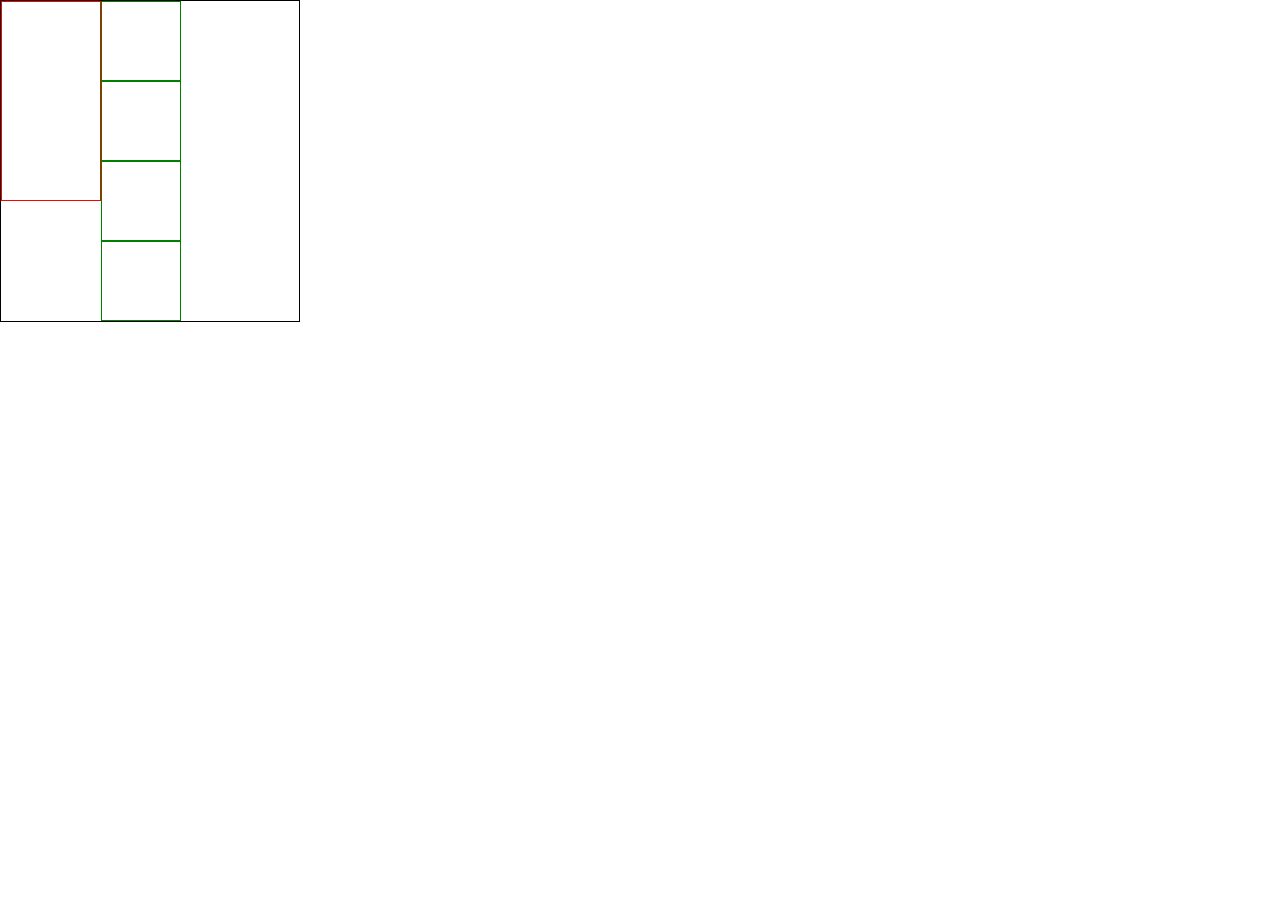
<file: 测试.html>
<!DOCTYPE html>
<html lang="en">
<head>
    <meta charset="UTF-8">
    <title>Title</title>
    <style>
        *{
            padding: 0;
            margin: 0;
            box-sizing: border-box;
        }
        ul{
            list-style: none;
        }
        .box{
            width:300px;
            border: 1px solid #000;
        }
        .box::after{
            content: '';
            display: table;
            clear: both;
        }
        .left,.right{
            float: left;
        }
        .left{
            width:100px;
            height: 200px;
            border: 1px solid red;
        }
        .right{
            display: flex;
            flex-flow: row wrap;
            align-content: space-between;
        }
        .right ul{
            width: 100%;
            height: 100%;
        }
        .right ul li{
            width:80px;
            height: 80px;
            border: 1px solid green;
        }
    </style>
</head>
<body>
<div class="box">
    <div class="left"></div>
    <div class="right">
        <ul>
            <li></li>
            <li></li>
            <li></li>
            <li></li>
        </ul>
    </div>
</div>
</body>
</html>
</file>
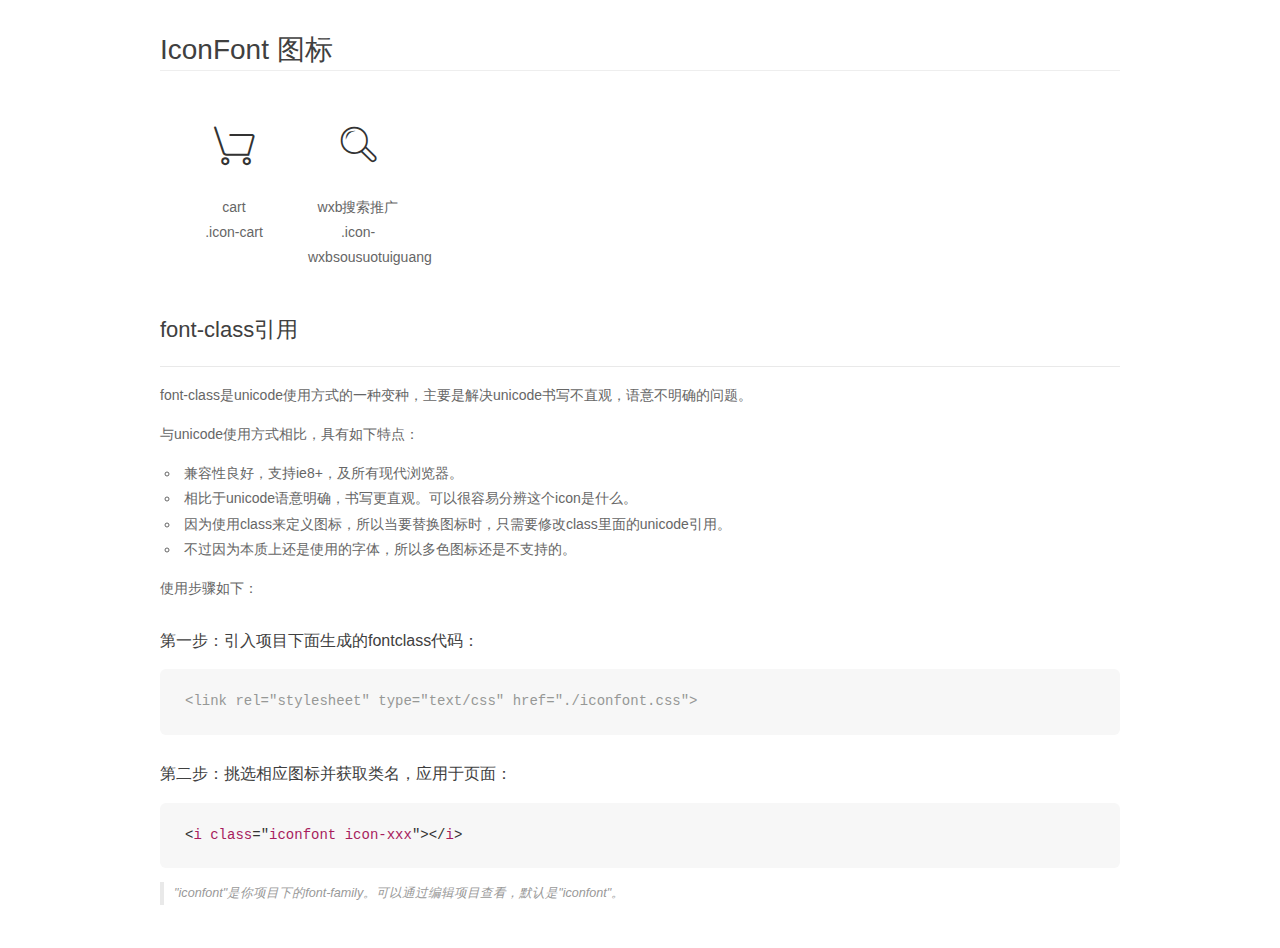
<file: font_394917_gyevzyblci1qncdi/demo_fontclass.html>
<!DOCTYPE html>
<html>
<head>
    <meta charset="utf-8"/>
    <title>IconFont</title>
    <link rel="stylesheet" href="demo.css">
    <link rel="stylesheet" href="iconfont.css">
</head>
<body>
    <div class="main markdown">
        <h1>IconFont 图标</h1>
        <ul class="icon_lists clear">
            
                <li>
                <i class="icon iconfont icon-cart"></i>
                    <div class="name">cart</div>
                    <div class="fontclass">.icon-cart</div>
                </li>
            
                <li>
                <i class="icon iconfont icon-wxbsousuotuiguang"></i>
                    <div class="name">wxb搜索推广</div>
                    <div class="fontclass">.icon-wxbsousuotuiguang</div>
                </li>
            
        </ul>

        <h2 id="font-class-">font-class引用</h2>
        <hr>

        <p>font-class是unicode使用方式的一种变种，主要是解决unicode书写不直观，语意不明确的问题。</p>
        <p>与unicode使用方式相比，具有如下特点：</p>
        <ul>
        <li>兼容性良好，支持ie8+，及所有现代浏览器。</li>
        <li>相比于unicode语意明确，书写更直观。可以很容易分辨这个icon是什么。</li>
        <li>因为使用class来定义图标，所以当要替换图标时，只需要修改class里面的unicode引用。</li>
        <li>不过因为本质上还是使用的字体，所以多色图标还是不支持的。</li>
        </ul>
        <p>使用步骤如下：</p>
        <h3 id="-fontclass-">第一步：引入项目下面生成的fontclass代码：</h3>


        <pre><code class="lang-js hljs javascript"><span class="hljs-comment">&lt;link rel="stylesheet" type="text/css" href="./iconfont.css"&gt;</span></code></pre>
        <h3 id="-">第二步：挑选相应图标并获取类名，应用于页面：</h3>
        <pre><code class="lang-css hljs">&lt;<span class="hljs-selector-tag">i</span> <span class="hljs-selector-tag">class</span>="<span class="hljs-selector-tag">iconfont</span> <span class="hljs-selector-tag">icon-xxx</span>"&gt;&lt;/<span class="hljs-selector-tag">i</span>&gt;</code></pre>
        <blockquote>
        <p>"iconfont"是你项目下的font-family。可以通过编辑项目查看，默认是"iconfont"。</p>
        </blockquote>
    </div>
</body>
</html>
</file>
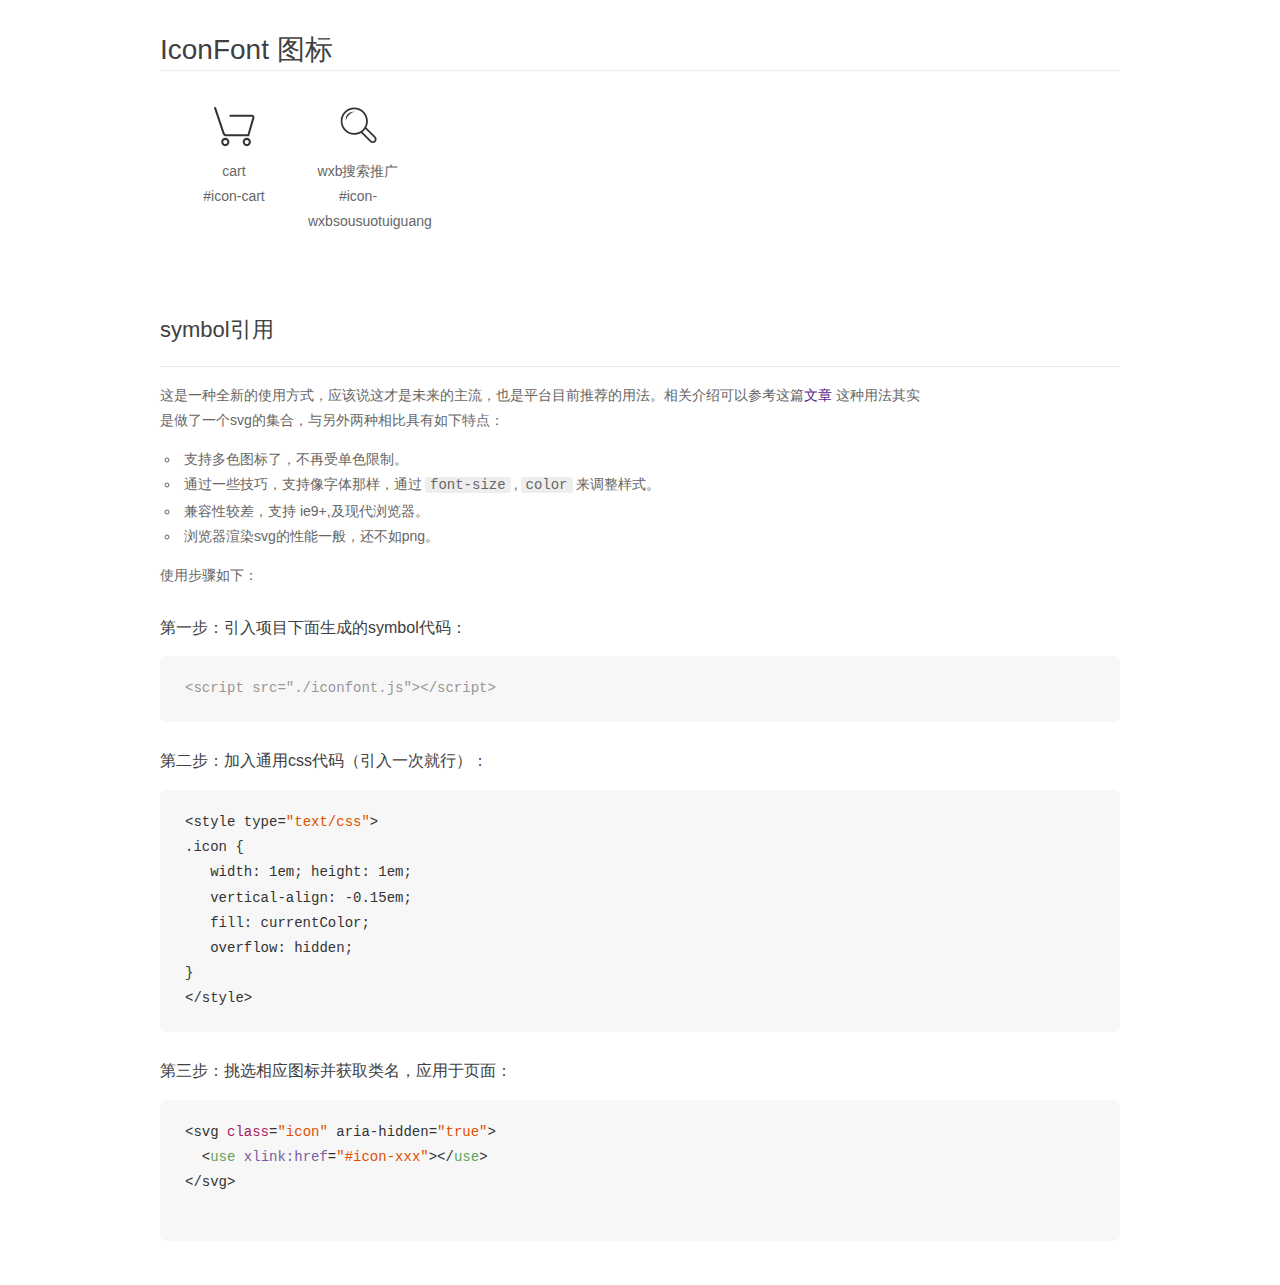
<file: font_394917_gyevzyblci1qncdi/demo_symbol.html>
<!DOCTYPE html>
<html>
<head>
    <meta charset="utf-8"/>
    <title>IconFont</title>
    <link rel="stylesheet" href="demo.css">
    <script src="iconfont.js"></script>

    <style type="text/css">
        .icon {
          /* 通过设置 font-size 来改变图标大小 */
          width: 1em; height: 1em;
          /* 图标和文字相邻时，垂直对齐 */
          vertical-align: -0.15em;
          /* 通过设置 color 来改变 SVG 的颜色/fill */
          fill: currentColor;
          /* path 和 stroke 溢出 viewBox 部分在 IE 下会显示
             normalize.css 中也包含这行 */
          overflow: hidden;
        }

    </style>
</head>
<body>
    <div class="main markdown">
        <h1>IconFont 图标</h1>
        <ul class="icon_lists clear">
            
                <li>
                    <svg class="icon" aria-hidden="true">
                        <use xlink:href="#icon-cart"></use>
                    </svg>
                    <div class="name">cart</div>
                    <div class="fontclass">#icon-cart</div>
                </li>
            
                <li>
                    <svg class="icon" aria-hidden="true">
                        <use xlink:href="#icon-wxbsousuotuiguang"></use>
                    </svg>
                    <div class="name">wxb搜索推广</div>
                    <div class="fontclass">#icon-wxbsousuotuiguang</div>
                </li>
            
        </ul>


        <h2 id="symbol-">symbol引用</h2>
        <hr>

        <p>这是一种全新的使用方式，应该说这才是未来的主流，也是平台目前推荐的用法。相关介绍可以参考这篇<a href="">文章</a>
        这种用法其实是做了一个svg的集合，与另外两种相比具有如下特点：</p>
        <ul>
          <li>支持多色图标了，不再受单色限制。</li>
          <li>通过一些技巧，支持像字体那样，通过<code>font-size</code>,<code>color</code>来调整样式。</li>
          <li>兼容性较差，支持 ie9+,及现代浏览器。</li>
          <li>浏览器渲染svg的性能一般，还不如png。</li>
        </ul>
        <p>使用步骤如下：</p>
        <h3 id="-symbol-">第一步：引入项目下面生成的symbol代码：</h3>
        <pre><code class="lang-js hljs javascript"><span class="hljs-comment">&lt;script src="./iconfont.js"&gt;&lt;/script&gt;</span></code></pre>
        <h3 id="-css-">第二步：加入通用css代码（引入一次就行）：</h3>
        <pre><code class="lang-js hljs javascript">&lt;style type=<span class="hljs-string">"text/css"</span>&gt;
.icon {
   width: <span class="hljs-number">1</span>em; height: <span class="hljs-number">1</span>em;
   vertical-align: <span class="hljs-number">-0.15</span>em;
   fill: currentColor;
   overflow: hidden;
}
&lt;<span class="hljs-regexp">/style&gt;</span></code></pre>
        <h3 id="-">第三步：挑选相应图标并获取类名，应用于页面：</h3>
        <pre><code class="lang-js hljs javascript">&lt;svg <span class="hljs-class"><span class="hljs-keyword">class</span></span>=<span class="hljs-string">"icon"</span> aria-hidden=<span class="hljs-string">"true"</span>&gt;<span class="xml"><span class="hljs-tag">
  &lt;<span class="hljs-name">use</span> <span class="hljs-attr">xlink:href</span>=<span class="hljs-string">"#icon-xxx"</span>&gt;</span><span class="hljs-tag">&lt;/<span class="hljs-name">use</span>&gt;</span>
</span>&lt;<span class="hljs-regexp">/svg&gt;
        </span></code></pre>
    </div>
</body>
</html>
</file>
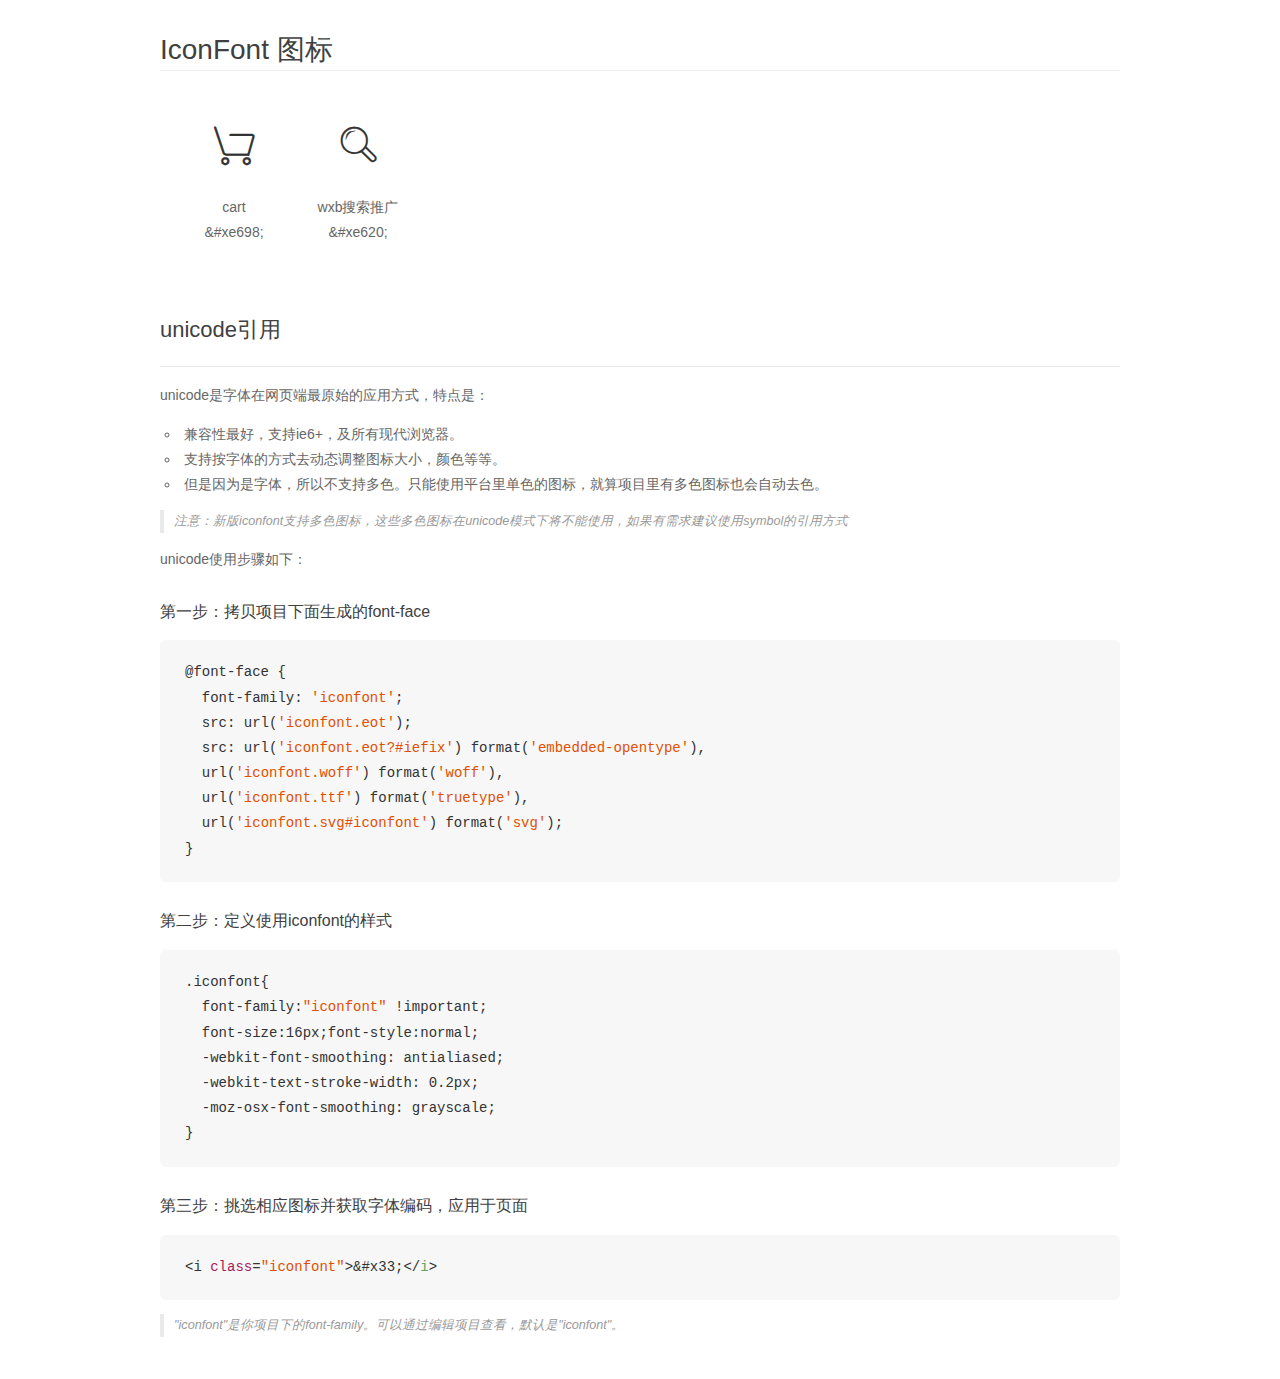
<file: font_394917_gyevzyblci1qncdi/demo_unicode.html>
<!DOCTYPE html>
<html>
<head>
    <meta charset="utf-8"/>
    <title>IconFont</title>
    <link rel="stylesheet" href="demo.css">

    <style type="text/css">

        @font-face {font-family: "iconfont";
          src: url('iconfont.eot'); /* IE9*/
          src: url('iconfont.eot#iefix') format('embedded-opentype'), /* IE6-IE8 */
          url('iconfont.woff') format('woff'), /* chrome, firefox */
          url('iconfont.ttf') format('truetype'), /* chrome, firefox, opera, Safari, Android, iOS 4.2+*/
          url('iconfont.svg#iconfont') format('svg'); /* iOS 4.1- */
        }

        .iconfont {
          font-family:"iconfont" !important;
          font-size:16px;
          font-style:normal;
          -webkit-font-smoothing: antialiased;
          -webkit-text-stroke-width: 0.2px;
          -moz-osx-font-smoothing: grayscale;
        }

    </style>
</head>
<body>
    <div class="main markdown">
        <h1>IconFont 图标</h1>
        <ul class="icon_lists clear">
            
                <li>
                <i class="icon iconfont">&#xe698;</i>
                    <div class="name">cart</div>
                    <div class="code">&amp;#xe698;</div>
                </li>
            
                <li>
                <i class="icon iconfont">&#xe620;</i>
                    <div class="name">wxb搜索推广</div>
                    <div class="code">&amp;#xe620;</div>
                </li>
            
        </ul>
        <h2 id="unicode-">unicode引用</h2>
        <hr>

        <p>unicode是字体在网页端最原始的应用方式，特点是：</p>
        <ul>
        <li>兼容性最好，支持ie6+，及所有现代浏览器。</li>
        <li>支持按字体的方式去动态调整图标大小，颜色等等。</li>
        <li>但是因为是字体，所以不支持多色。只能使用平台里单色的图标，就算项目里有多色图标也会自动去色。</li>
        </ul>
        <blockquote>
        <p>注意：新版iconfont支持多色图标，这些多色图标在unicode模式下将不能使用，如果有需求建议使用symbol的引用方式</p>
        </blockquote>
        <p>unicode使用步骤如下：</p>
        <h3 id="-font-face">第一步：拷贝项目下面生成的font-face</h3>
        <pre><code class="lang-js hljs javascript">@font-face {
  font-family: <span class="hljs-string">'iconfont'</span>;
  src: url(<span class="hljs-string">'iconfont.eot'</span>);
  src: url(<span class="hljs-string">'iconfont.eot?#iefix'</span>) format(<span class="hljs-string">'embedded-opentype'</span>),
  url(<span class="hljs-string">'iconfont.woff'</span>) format(<span class="hljs-string">'woff'</span>),
  url(<span class="hljs-string">'iconfont.ttf'</span>) format(<span class="hljs-string">'truetype'</span>),
  url(<span class="hljs-string">'iconfont.svg#iconfont'</span>) format(<span class="hljs-string">'svg'</span>);
}
</code></pre>
        <h3 id="-iconfont-">第二步：定义使用iconfont的样式</h3>
        <pre><code class="lang-js hljs javascript">.iconfont{
  font-family:<span class="hljs-string">"iconfont"</span> !important;
  font-size:<span class="hljs-number">16</span>px;font-style:normal;
  -webkit-font-smoothing: antialiased;
  -webkit-text-stroke-width: <span class="hljs-number">0.2</span>px;
  -moz-osx-font-smoothing: grayscale;
}
</code></pre>
        <h3 id="-">第三步：挑选相应图标并获取字体编码，应用于页面</h3>
        <pre><code class="lang-js hljs javascript">&lt;i <span class="hljs-class"><span class="hljs-keyword">class</span></span>=<span class="hljs-string">"iconfont"</span>&gt;&amp;#x33;<span class="xml"><span class="hljs-tag">&lt;/<span class="hljs-name">i</span>&gt;</span></span></code></pre>

        <blockquote>
        <p>"iconfont"是你项目下的font-family。可以通过编辑项目查看，默认是"iconfont"。</p>
        </blockquote>
    </div>


</body>
</html>
</file>
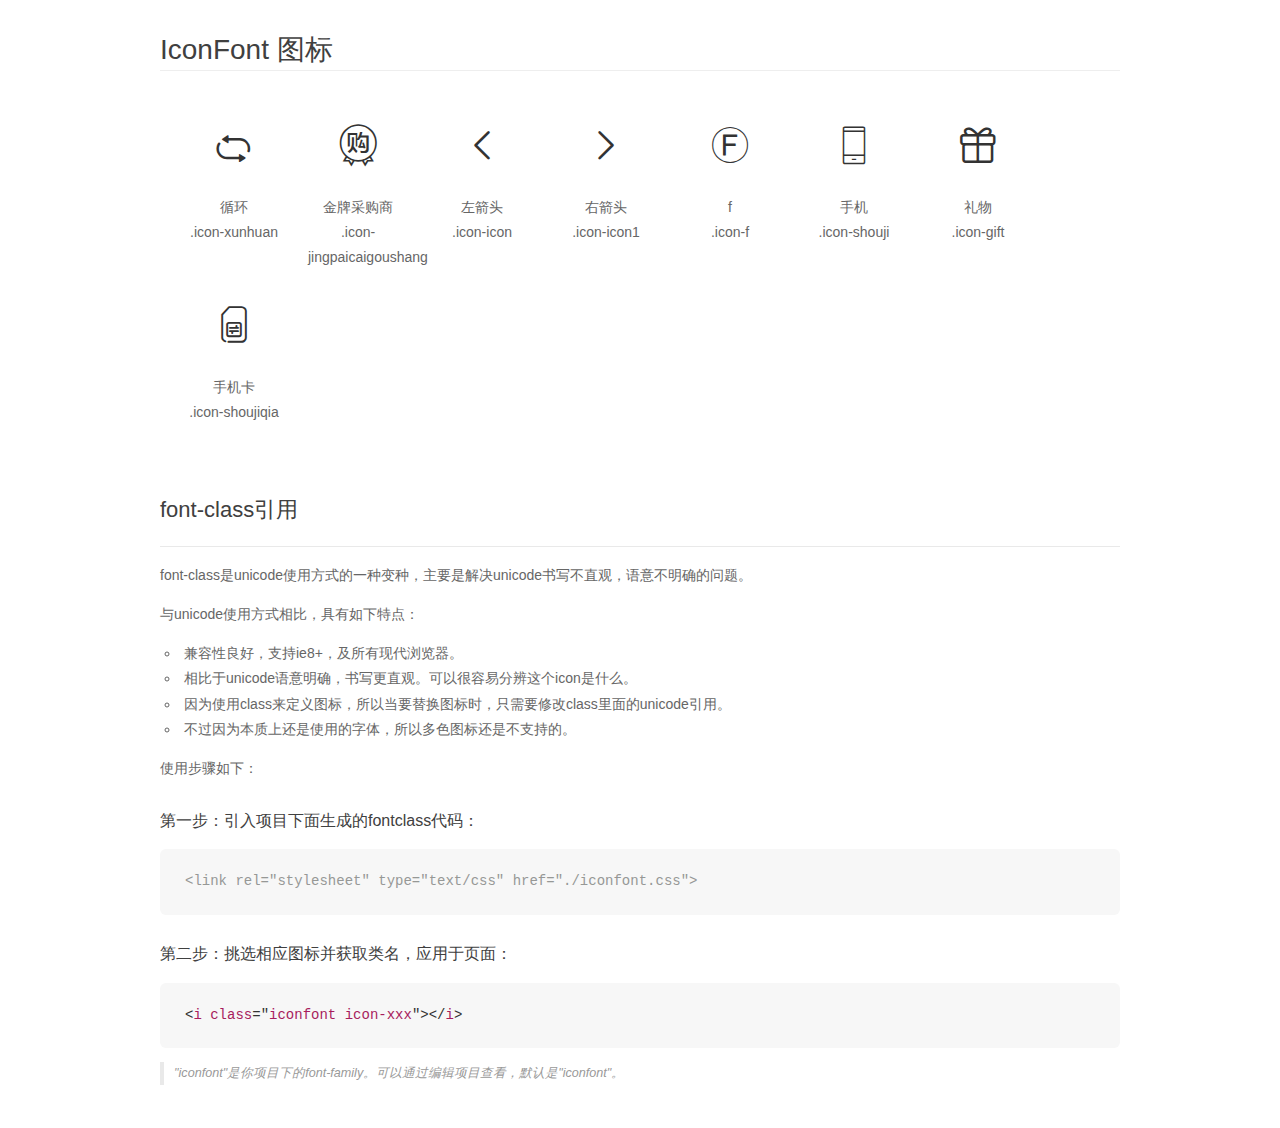
<file: font_396086_b3hbu5yfrum1jor/demo_fontclass.html>
<!DOCTYPE html>
<html>
<head>
    <meta charset="utf-8"/>
    <title>IconFont</title>
    <link rel="stylesheet" href="demo.css">
    <link rel="stylesheet" href="iconfont.css">
</head>
<body>
    <div class="main markdown">
        <h1>IconFont 图标</h1>
        <ul class="icon_lists clear">
            
                <li>
                <i class="icon iconfont icon-xunhuan"></i>
                    <div class="name">循环</div>
                    <div class="fontclass">.icon-xunhuan</div>
                </li>
            
                <li>
                <i class="icon iconfont icon-jingpaicaigoushang"></i>
                    <div class="name">金牌采购商</div>
                    <div class="fontclass">.icon-jingpaicaigoushang</div>
                </li>
            
                <li>
                <i class="icon iconfont icon-icon"></i>
                    <div class="name">左箭头</div>
                    <div class="fontclass">.icon-icon</div>
                </li>
            
                <li>
                <i class="icon iconfont icon-icon1"></i>
                    <div class="name">右箭头</div>
                    <div class="fontclass">.icon-icon1</div>
                </li>
            
                <li>
                <i class="icon iconfont icon-f"></i>
                    <div class="name">f</div>
                    <div class="fontclass">.icon-f</div>
                </li>
            
                <li>
                <i class="icon iconfont icon-shouji"></i>
                    <div class="name">手机</div>
                    <div class="fontclass">.icon-shouji</div>
                </li>
            
                <li>
                <i class="icon iconfont icon-gift"></i>
                    <div class="name">礼物</div>
                    <div class="fontclass">.icon-gift</div>
                </li>
            
                <li>
                <i class="icon iconfont icon-shoujiqia"></i>
                    <div class="name">手机卡</div>
                    <div class="fontclass">.icon-shoujiqia</div>
                </li>
            
        </ul>

        <h2 id="font-class-">font-class引用</h2>
        <hr>

        <p>font-class是unicode使用方式的一种变种，主要是解决unicode书写不直观，语意不明确的问题。</p>
        <p>与unicode使用方式相比，具有如下特点：</p>
        <ul>
        <li>兼容性良好，支持ie8+，及所有现代浏览器。</li>
        <li>相比于unicode语意明确，书写更直观。可以很容易分辨这个icon是什么。</li>
        <li>因为使用class来定义图标，所以当要替换图标时，只需要修改class里面的unicode引用。</li>
        <li>不过因为本质上还是使用的字体，所以多色图标还是不支持的。</li>
        </ul>
        <p>使用步骤如下：</p>
        <h3 id="-fontclass-">第一步：引入项目下面生成的fontclass代码：</h3>


        <pre><code class="lang-js hljs javascript"><span class="hljs-comment">&lt;link rel="stylesheet" type="text/css" href="./iconfont.css"&gt;</span></code></pre>
        <h3 id="-">第二步：挑选相应图标并获取类名，应用于页面：</h3>
        <pre><code class="lang-css hljs">&lt;<span class="hljs-selector-tag">i</span> <span class="hljs-selector-tag">class</span>="<span class="hljs-selector-tag">iconfont</span> <span class="hljs-selector-tag">icon-xxx</span>"&gt;&lt;/<span class="hljs-selector-tag">i</span>&gt;</code></pre>
        <blockquote>
        <p>"iconfont"是你项目下的font-family。可以通过编辑项目查看，默认是"iconfont"。</p>
        </blockquote>
    </div>
</body>
</html>
</file>
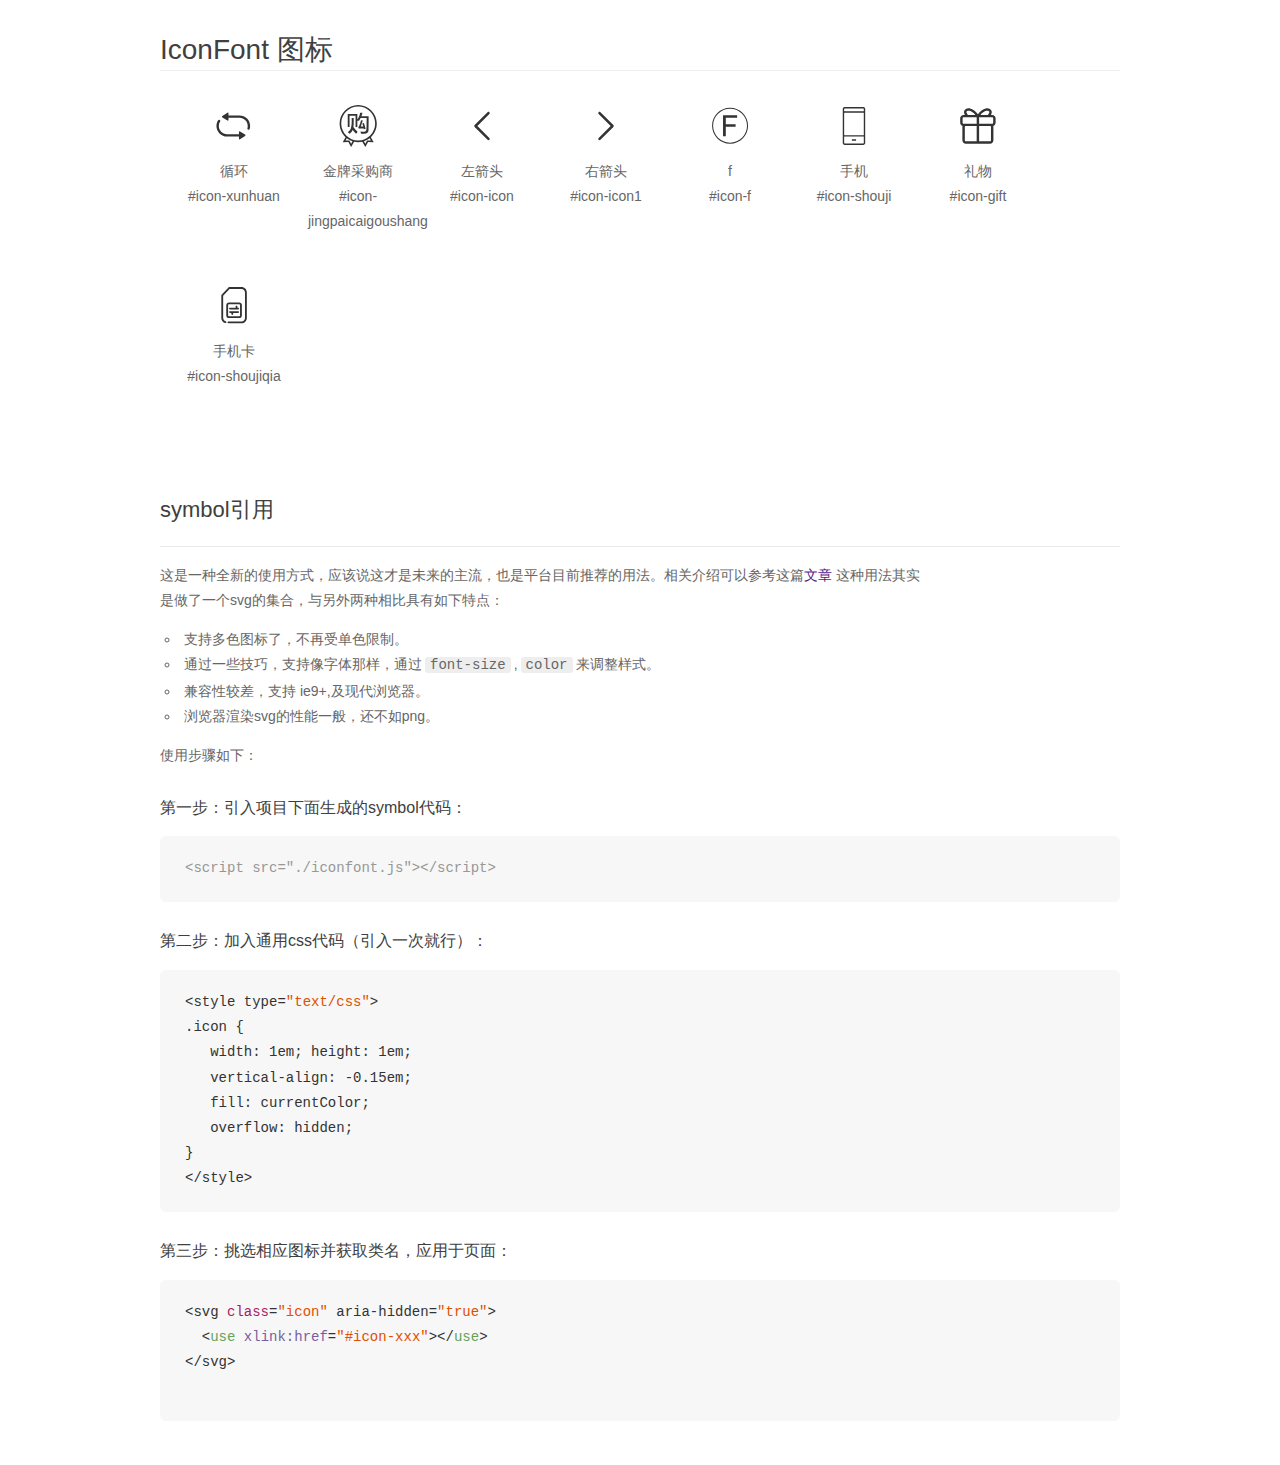
<file: font_396086_b3hbu5yfrum1jor/demo_symbol.html>
<!DOCTYPE html>
<html>
<head>
    <meta charset="utf-8"/>
    <title>IconFont</title>
    <link rel="stylesheet" href="demo.css">
    <script src="iconfont.js"></script>

    <style type="text/css">
        .icon {
          /* 通过设置 font-size 来改变图标大小 */
          width: 1em; height: 1em;
          /* 图标和文字相邻时，垂直对齐 */
          vertical-align: -0.15em;
          /* 通过设置 color 来改变 SVG 的颜色/fill */
          fill: currentColor;
          /* path 和 stroke 溢出 viewBox 部分在 IE 下会显示
             normalize.css 中也包含这行 */
          overflow: hidden;
        }

    </style>
</head>
<body>
    <div class="main markdown">
        <h1>IconFont 图标</h1>
        <ul class="icon_lists clear">
            
                <li>
                    <svg class="icon" aria-hidden="true">
                        <use xlink:href="#icon-xunhuan"></use>
                    </svg>
                    <div class="name">循环</div>
                    <div class="fontclass">#icon-xunhuan</div>
                </li>
            
                <li>
                    <svg class="icon" aria-hidden="true">
                        <use xlink:href="#icon-jingpaicaigoushang"></use>
                    </svg>
                    <div class="name">金牌采购商</div>
                    <div class="fontclass">#icon-jingpaicaigoushang</div>
                </li>
            
                <li>
                    <svg class="icon" aria-hidden="true">
                        <use xlink:href="#icon-icon"></use>
                    </svg>
                    <div class="name">左箭头</div>
                    <div class="fontclass">#icon-icon</div>
                </li>
            
                <li>
                    <svg class="icon" aria-hidden="true">
                        <use xlink:href="#icon-icon1"></use>
                    </svg>
                    <div class="name">右箭头</div>
                    <div class="fontclass">#icon-icon1</div>
                </li>
            
                <li>
                    <svg class="icon" aria-hidden="true">
                        <use xlink:href="#icon-f"></use>
                    </svg>
                    <div class="name">f</div>
                    <div class="fontclass">#icon-f</div>
                </li>
            
                <li>
                    <svg class="icon" aria-hidden="true">
                        <use xlink:href="#icon-shouji"></use>
                    </svg>
                    <div class="name">手机</div>
                    <div class="fontclass">#icon-shouji</div>
                </li>
            
                <li>
                    <svg class="icon" aria-hidden="true">
                        <use xlink:href="#icon-gift"></use>
                    </svg>
                    <div class="name">礼物</div>
                    <div class="fontclass">#icon-gift</div>
                </li>
            
                <li>
                    <svg class="icon" aria-hidden="true">
                        <use xlink:href="#icon-shoujiqia"></use>
                    </svg>
                    <div class="name">手机卡</div>
                    <div class="fontclass">#icon-shoujiqia</div>
                </li>
            
        </ul>


        <h2 id="symbol-">symbol引用</h2>
        <hr>

        <p>这是一种全新的使用方式，应该说这才是未来的主流，也是平台目前推荐的用法。相关介绍可以参考这篇<a href="">文章</a>
        这种用法其实是做了一个svg的集合，与另外两种相比具有如下特点：</p>
        <ul>
          <li>支持多色图标了，不再受单色限制。</li>
          <li>通过一些技巧，支持像字体那样，通过<code>font-size</code>,<code>color</code>来调整样式。</li>
          <li>兼容性较差，支持 ie9+,及现代浏览器。</li>
          <li>浏览器渲染svg的性能一般，还不如png。</li>
        </ul>
        <p>使用步骤如下：</p>
        <h3 id="-symbol-">第一步：引入项目下面生成的symbol代码：</h3>
        <pre><code class="lang-js hljs javascript"><span class="hljs-comment">&lt;script src="./iconfont.js"&gt;&lt;/script&gt;</span></code></pre>
        <h3 id="-css-">第二步：加入通用css代码（引入一次就行）：</h3>
        <pre><code class="lang-js hljs javascript">&lt;style type=<span class="hljs-string">"text/css"</span>&gt;
.icon {
   width: <span class="hljs-number">1</span>em; height: <span class="hljs-number">1</span>em;
   vertical-align: <span class="hljs-number">-0.15</span>em;
   fill: currentColor;
   overflow: hidden;
}
&lt;<span class="hljs-regexp">/style&gt;</span></code></pre>
        <h3 id="-">第三步：挑选相应图标并获取类名，应用于页面：</h3>
        <pre><code class="lang-js hljs javascript">&lt;svg <span class="hljs-class"><span class="hljs-keyword">class</span></span>=<span class="hljs-string">"icon"</span> aria-hidden=<span class="hljs-string">"true"</span>&gt;<span class="xml"><span class="hljs-tag">
  &lt;<span class="hljs-name">use</span> <span class="hljs-attr">xlink:href</span>=<span class="hljs-string">"#icon-xxx"</span>&gt;</span><span class="hljs-tag">&lt;/<span class="hljs-name">use</span>&gt;</span>
</span>&lt;<span class="hljs-regexp">/svg&gt;
        </span></code></pre>
    </div>
</body>
</html>
</file>
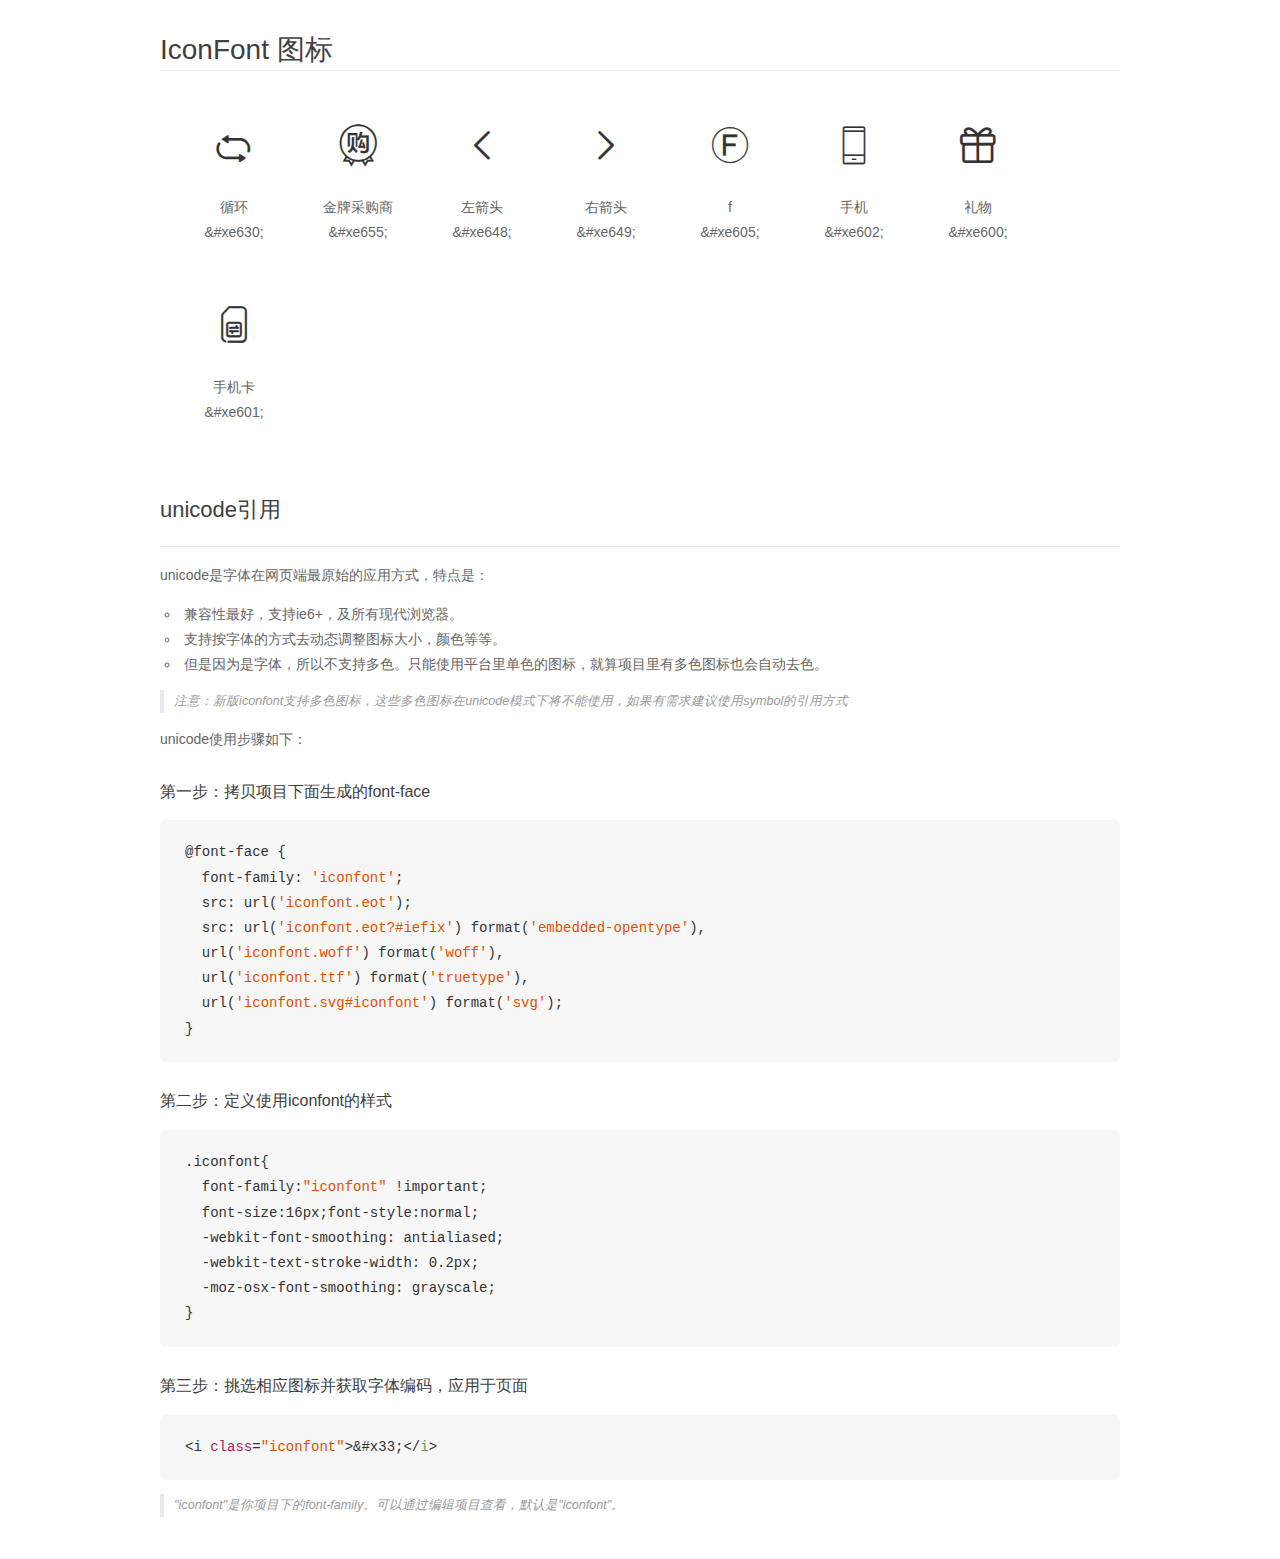
<file: font_396086_b3hbu5yfrum1jor/demo_unicode.html>
<!DOCTYPE html>
<html>
<head>
    <meta charset="utf-8"/>
    <title>IconFont</title>
    <link rel="stylesheet" href="demo.css">

    <style type="text/css">

        @font-face {font-family: "iconfont";
          src: url('iconfont.eot'); /* IE9*/
          src: url('iconfont.eot#iefix') format('embedded-opentype'), /* IE6-IE8 */
          url('iconfont.woff') format('woff'), /* chrome, firefox */
          url('iconfont.ttf') format('truetype'), /* chrome, firefox, opera, Safari, Android, iOS 4.2+*/
          url('iconfont.svg#iconfont') format('svg'); /* iOS 4.1- */
        }

        .iconfont {
          font-family:"iconfont" !important;
          font-size:16px;
          font-style:normal;
          -webkit-font-smoothing: antialiased;
          -webkit-text-stroke-width: 0.2px;
          -moz-osx-font-smoothing: grayscale;
        }

    </style>
</head>
<body>
    <div class="main markdown">
        <h1>IconFont 图标</h1>
        <ul class="icon_lists clear">
            
                <li>
                <i class="icon iconfont">&#xe630;</i>
                    <div class="name">循环</div>
                    <div class="code">&amp;#xe630;</div>
                </li>
            
                <li>
                <i class="icon iconfont">&#xe655;</i>
                    <div class="name">金牌采购商</div>
                    <div class="code">&amp;#xe655;</div>
                </li>
            
                <li>
                <i class="icon iconfont">&#xe648;</i>
                    <div class="name">左箭头</div>
                    <div class="code">&amp;#xe648;</div>
                </li>
            
                <li>
                <i class="icon iconfont">&#xe649;</i>
                    <div class="name">右箭头</div>
                    <div class="code">&amp;#xe649;</div>
                </li>
            
                <li>
                <i class="icon iconfont">&#xe605;</i>
                    <div class="name">f</div>
                    <div class="code">&amp;#xe605;</div>
                </li>
            
                <li>
                <i class="icon iconfont">&#xe602;</i>
                    <div class="name">手机</div>
                    <div class="code">&amp;#xe602;</div>
                </li>
            
                <li>
                <i class="icon iconfont">&#xe600;</i>
                    <div class="name">礼物</div>
                    <div class="code">&amp;#xe600;</div>
                </li>
            
                <li>
                <i class="icon iconfont">&#xe601;</i>
                    <div class="name">手机卡</div>
                    <div class="code">&amp;#xe601;</div>
                </li>
            
        </ul>
        <h2 id="unicode-">unicode引用</h2>
        <hr>

        <p>unicode是字体在网页端最原始的应用方式，特点是：</p>
        <ul>
        <li>兼容性最好，支持ie6+，及所有现代浏览器。</li>
        <li>支持按字体的方式去动态调整图标大小，颜色等等。</li>
        <li>但是因为是字体，所以不支持多色。只能使用平台里单色的图标，就算项目里有多色图标也会自动去色。</li>
        </ul>
        <blockquote>
        <p>注意：新版iconfont支持多色图标，这些多色图标在unicode模式下将不能使用，如果有需求建议使用symbol的引用方式</p>
        </blockquote>
        <p>unicode使用步骤如下：</p>
        <h3 id="-font-face">第一步：拷贝项目下面生成的font-face</h3>
        <pre><code class="lang-js hljs javascript">@font-face {
  font-family: <span class="hljs-string">'iconfont'</span>;
  src: url(<span class="hljs-string">'iconfont.eot'</span>);
  src: url(<span class="hljs-string">'iconfont.eot?#iefix'</span>) format(<span class="hljs-string">'embedded-opentype'</span>),
  url(<span class="hljs-string">'iconfont.woff'</span>) format(<span class="hljs-string">'woff'</span>),
  url(<span class="hljs-string">'iconfont.ttf'</span>) format(<span class="hljs-string">'truetype'</span>),
  url(<span class="hljs-string">'iconfont.svg#iconfont'</span>) format(<span class="hljs-string">'svg'</span>);
}
</code></pre>
        <h3 id="-iconfont-">第二步：定义使用iconfont的样式</h3>
        <pre><code class="lang-js hljs javascript">.iconfont{
  font-family:<span class="hljs-string">"iconfont"</span> !important;
  font-size:<span class="hljs-number">16</span>px;font-style:normal;
  -webkit-font-smoothing: antialiased;
  -webkit-text-stroke-width: <span class="hljs-number">0.2</span>px;
  -moz-osx-font-smoothing: grayscale;
}
</code></pre>
        <h3 id="-">第三步：挑选相应图标并获取字体编码，应用于页面</h3>
        <pre><code class="lang-js hljs javascript">&lt;i <span class="hljs-class"><span class="hljs-keyword">class</span></span>=<span class="hljs-string">"iconfont"</span>&gt;&amp;#x33;<span class="xml"><span class="hljs-tag">&lt;/<span class="hljs-name">i</span>&gt;</span></span></code></pre>

        <blockquote>
        <p>"iconfont"是你项目下的font-family。可以通过编辑项目查看，默认是"iconfont"。</p>
        </blockquote>
    </div>


</body>
</html>
</file>
<file: font_394917_gyevzyblci1qncdi/iconfont.css>
@font-face {font-family: "iconfont";
  src: url('iconfont.eot?t=1503546734384'); /* IE9*/
  src: url('iconfont.eot?t=1503546734384#iefix') format('embedded-opentype'), /* IE6-IE8 */
  url('iconfont.woff?t=1503546734384') format('woff'), /* chrome, firefox */
  url('iconfont.ttf?t=1503546734384') format('truetype'), /* chrome, firefox, opera, Safari, Android, iOS 4.2+*/
  url('iconfont.svg?t=1503546734384#iconfont') format('svg'); /* iOS 4.1- */
}

.iconfont {
  font-family:"iconfont" !important;
  font-size:16px;
  font-style:normal;
  -webkit-font-smoothing: antialiased;
  -moz-osx-font-smoothing: grayscale;
}

.icon-cart:before { content: "\e698"; }

.icon-wxbsousuotuiguang:before { content: "\e620"; }
</file>
<file: font_396086_b3hbu5yfrum1jor/iconfont.css>
@font-face {font-family: "iconfont";
  src: url('iconfont.eot?t=1503664486415'); /* IE9*/
  src: url('iconfont.eot?t=1503664486415#iefix') format('embedded-opentype'), /* IE6-IE8 */
  url('iconfont.woff?t=1503664486415') format('woff'), /* chrome, firefox */
  url('iconfont.ttf?t=1503664486415') format('truetype'), /* chrome, firefox, opera, Safari, Android, iOS 4.2+*/
  url('iconfont.svg?t=1503664486415#iconfont') format('svg'); /* iOS 4.1- */
}

.iconfont {
  font-family:"iconfont" !important;
  font-size:16px;
  font-style:normal;
  -webkit-font-smoothing: antialiased;
  -moz-osx-font-smoothing: grayscale;
}

.icon-xunhuan:before { content: "\e630"; }

.icon-jingpaicaigoushang:before { content: "\e655"; }

.icon-icon:before { content: "\e648"; }

.icon-icon1:before { content: "\e649"; }

.icon-f:before { content: "\e605"; }

.icon-shouji:before { content: "\e602"; }

.icon-gift:before { content: "\e600"; }

.icon-shoujiqia:before { content: "\e601"; }
</file>
<file: font_394917_gyevzyblci1qncdi/demo.css>
*{margin: 0;padding: 0;list-style: none;}
/*
KISSY CSS Reset
理念：1. reset 的目的不是清除浏览器的默认样式，这仅是部分工作。清除和重置是紧密不可分的。
2. reset 的目的不是让默认样式在所有浏览器下一致，而是减少默认样式有可能带来的问题。
3. reset 期望提供一套普适通用的基础样式。但没有银弹，推荐根据具体需求，裁剪和修改后再使用。
特色：1. 适应中文；2. 基于最新主流浏览器。
维护：玉伯<lifesinger@gmail.com>, 正淳<ragecarrier@gmail.com>
 */

/** 清除内外边距 **/
body, h1, h2, h3, h4, h5, h6, hr, p, blockquote, /* structural elements 结构元素 */
dl, dt, dd, ul, ol, li, /* list elements 列表元素 */
pre, /* text formatting elements 文本格式元素 */
form, fieldset, legend, button, input, textarea, /* form elements 表单元素 */
th, td /* table elements 表格元素 */ {
  margin: 0;
  padding: 0;
}

/** 设置默认字体 **/
body,
button, input, select, textarea /* for ie */ {
  font: 12px/1.5 tahoma, arial, \5b8b\4f53, sans-serif;
}
h1, h2, h3, h4, h5, h6 { font-size: 100%; }
address, cite, dfn, em, var { font-style: normal; } /* 将斜体扶正 */
code, kbd, pre, samp { font-family: courier new, courier, monospace; } /* 统一等宽字体 */
small { font-size: 12px; } /* 小于 12px 的中文很难阅读，让 small 正常化 */

/** 重置列表元素 **/
ul, ol { list-style: none; }

/** 重置文本格式元素 **/
a { text-decoration: none; }
a:hover { text-decoration: underline; }


/** 重置表单元素 **/
legend { color: #000; } /* for ie6 */
fieldset, img { border: 0; } /* img 搭车：让链接里的 img 无边框 */
button, input, select, textarea { font-size: 100%; } /* 使得表单元素在 ie 下能继承字体大小 */
/* 注：optgroup 无法扶正 */

/** 重置表格元素 **/
table { border-collapse: collapse; border-spacing: 0; }

/* 清除浮动 */
.ks-clear:after, .clear:after {
  content: '\20';
  display: block;
  height: 0;
  clear: both;
}
.ks-clear, .clear {
  *zoom: 1;
}

.main {
  padding: 30px 100px;
width: 960px;
margin: 0 auto;
}
.main h1{font-size:36px; color:#333; text-align:left;margin-bottom:30px; border-bottom: 1px solid #eee;}

.helps{margin-top:40px;}
.helps pre{
  padding:20px;
  margin:10px 0;
  border:solid 1px #e7e1cd;
  background-color: #fffdef;
  overflow: auto;
}

.icon_lists{
  width: 100% !important;

}

.icon_lists li{
  float:left;
  width: 100px;
  height:180px;
  text-align: center;
  list-style: none !important;
}
.icon_lists .icon{
  font-size: 42px;
  line-height: 100px;
  margin: 10px 0;
  color:#333;
  -webkit-transition: font-size 0.25s ease-out 0s;
  -moz-transition: font-size 0.25s ease-out 0s;
  transition: font-size 0.25s ease-out 0s;

}
.icon_lists .icon:hover{
  font-size: 100px;
}



.markdown {
  color: #666;
  font-size: 14px;
  line-height: 1.8;
}

.highlight {
  line-height: 1.5;
}

.markdown img {
  vertical-align: middle;
  max-width: 100%;
}

.markdown h1 {
  color: #404040;
  font-weight: 500;
  line-height: 40px;
  margin-bottom: 24px;
}

.markdown h2,
.markdown h3,
.markdown h4,
.markdown h5,
.markdown h6 {
  color: #404040;
  margin: 1.6em 0 0.6em 0;
  font-weight: 500;
  clear: both;
}

.markdown h1 {
  font-size: 28px;
}

.markdown h2 {
  font-size: 22px;
}

.markdown h3 {
  font-size: 16px;
}

.markdown h4 {
  font-size: 14px;
}

.markdown h5 {
  font-size: 12px;
}

.markdown h6 {
  font-size: 12px;
}

.markdown hr {
  height: 1px;
  border: 0;
  background: #e9e9e9;
  margin: 16px 0;
  clear: both;
}

.markdown p,
.markdown pre {
  margin: 1em 0;
}

.markdown > p,
.markdown > blockquote,
.markdown > .highlight,
.markdown > ol,
.markdown > ul {
  width: 80%;
}

.markdown ul > li {
  list-style: circle;
}

.markdown > ul li,
.markdown blockquote ul > li {
  margin-left: 20px;
  padding-left: 4px;
}

.markdown > ul li p,
.markdown > ol li p {
  margin: 0.6em 0;
}

.markdown ol > li {
  list-style: decimal;
}

.markdown > ol li,
.markdown blockquote ol > li {
  margin-left: 20px;
  padding-left: 4px;
}

.markdown code {
  margin: 0 3px;
  padding: 0 5px;
  background: #eee;
  border-radius: 3px;
}

.markdown pre {
  border-radius: 6px;
  background: #f7f7f7;
  padding: 20px;
}

.markdown pre code {
  border: none;
  background: #f7f7f7;
  margin: 0;
}

.markdown strong,
.markdown b {
  font-weight: 600;
}

.markdown > table {
  border-collapse: collapse;
  border-spacing: 0px;
  empty-cells: show;
  border: 1px solid #e9e9e9;
  width: 95%;
  margin-bottom: 24px;
}

.markdown > table th {
  white-space: nowrap;
  color: #333;
  font-weight: 600;

}

.markdown > table th,
.markdown > table td {
  border: 1px solid #e9e9e9;
  padding: 8px 16px;
  text-align: left;
}

.markdown > table th {
  background: #F7F7F7;
}

.markdown blockquote {
  font-size: 90%;
  color: #999;
  border-left: 4px solid #e9e9e9;
  padding-left: 0.8em;
  margin: 1em 0;
  font-style: italic;
}

.markdown blockquote p {
  margin: 0;
}

.markdown .anchor {
  opacity: 0;
  transition: opacity 0.3s ease;
  margin-left: 8px;
}

.markdown .waiting {
  color: #ccc;
}

.markdown h1:hover .anchor,
.markdown h2:hover .anchor,
.markdown h3:hover .anchor,
.markdown h4:hover .anchor,
.markdown h5:hover .anchor,
.markdown h6:hover .anchor {
  opacity: 1;
  display: inline-block;
}

.markdown > br,
.markdown > p > br {
  clear: both;
}


.hljs {
  display: block;
  background: white;
  padding: 0.5em;
  color: #333333;
  overflow-x: auto;
}

.hljs-comment,
.hljs-meta {
  color: #969896;
}

.hljs-string,
.hljs-variable,
.hljs-template-variable,
.hljs-strong,
.hljs-emphasis,
.hljs-quote {
  color: #df5000;
}

.hljs-keyword,
.hljs-selector-tag,
.hljs-type {
  color: #a71d5d;
}

.hljs-literal,
.hljs-symbol,
.hljs-bullet,
.hljs-attribute {
  color: #0086b3;
}

.hljs-section,
.hljs-name {
  color: #63a35c;
}

.hljs-tag {
  color: #333333;
}

.hljs-title,
.hljs-attr,
.hljs-selector-id,
.hljs-selector-class,
.hljs-selector-attr,
.hljs-selector-pseudo {
  color: #795da3;
}

.hljs-addition {
  color: #55a532;
  background-color: #eaffea;
}

.hljs-deletion {
  color: #bd2c00;
  background-color: #ffecec;
}

.hljs-link {
  text-decoration: underline;
}

pre{
  background: #fff;
}
</file>
<file: font_396086_b3hbu5yfrum1jor/demo.css>
*{margin: 0;padding: 0;list-style: none;}
/*
KISSY CSS Reset
理念：1. reset 的目的不是清除浏览器的默认样式，这仅是部分工作。清除和重置是紧密不可分的。
2. reset 的目的不是让默认样式在所有浏览器下一致，而是减少默认样式有可能带来的问题。
3. reset 期望提供一套普适通用的基础样式。但没有银弹，推荐根据具体需求，裁剪和修改后再使用。
特色：1. 适应中文；2. 基于最新主流浏览器。
维护：玉伯<lifesinger@gmail.com>, 正淳<ragecarrier@gmail.com>
 */

/** 清除内外边距 **/
body, h1, h2, h3, h4, h5, h6, hr, p, blockquote, /* structural elements 结构元素 */
dl, dt, dd, ul, ol, li, /* list elements 列表元素 */
pre, /* text formatting elements 文本格式元素 */
form, fieldset, legend, button, input, textarea, /* form elements 表单元素 */
th, td /* table elements 表格元素 */ {
  margin: 0;
  padding: 0;
}

/** 设置默认字体 **/
body,
button, input, select, textarea /* for ie */ {
  font: 12px/1.5 tahoma, arial, \5b8b\4f53, sans-serif;
}
h1, h2, h3, h4, h5, h6 { font-size: 100%; }
address, cite, dfn, em, var { font-style: normal; } /* 将斜体扶正 */
code, kbd, pre, samp { font-family: courier new, courier, monospace; } /* 统一等宽字体 */
small { font-size: 12px; } /* 小于 12px 的中文很难阅读，让 small 正常化 */

/** 重置列表元素 **/
ul, ol { list-style: none; }

/** 重置文本格式元素 **/
a { text-decoration: none; }
a:hover { text-decoration: underline; }


/** 重置表单元素 **/
legend { color: #000; } /* for ie6 */
fieldset, img { border: 0; } /* img 搭车：让链接里的 img 无边框 */
button, input, select, textarea { font-size: 100%; } /* 使得表单元素在 ie 下能继承字体大小 */
/* 注：optgroup 无法扶正 */

/** 重置表格元素 **/
table { border-collapse: collapse; border-spacing: 0; }

/* 清除浮动 */
.ks-clear:after, .clear:after {
  content: '\20';
  display: block;
  height: 0;
  clear: both;
}
.ks-clear, .clear {
  *zoom: 1;
}

.main {
  padding: 30px 100px;
width: 960px;
margin: 0 auto;
}
.main h1{font-size:36px; color:#333; text-align:left;margin-bottom:30px; border-bottom: 1px solid #eee;}

.helps{margin-top:40px;}
.helps pre{
  padding:20px;
  margin:10px 0;
  border:solid 1px #e7e1cd;
  background-color: #fffdef;
  overflow: auto;
}

.icon_lists{
  width: 100% !important;

}

.icon_lists li{
  float:left;
  width: 100px;
  height:180px;
  text-align: center;
  list-style: none !important;
}
.icon_lists .icon{
  font-size: 42px;
  line-height: 100px;
  margin: 10px 0;
  color:#333;
  -webkit-transition: font-size 0.25s ease-out 0s;
  -moz-transition: font-size 0.25s ease-out 0s;
  transition: font-size 0.25s ease-out 0s;

}
.icon_lists .icon:hover{
  font-size: 100px;
}



.markdown {
  color: #666;
  font-size: 14px;
  line-height: 1.8;
}

.highlight {
  line-height: 1.5;
}

.markdown img {
  vertical-align: middle;
  max-width: 100%;
}

.markdown h1 {
  color: #404040;
  font-weight: 500;
  line-height: 40px;
  margin-bottom: 24px;
}

.markdown h2,
.markdown h3,
.markdown h4,
.markdown h5,
.markdown h6 {
  color: #404040;
  margin: 1.6em 0 0.6em 0;
  font-weight: 500;
  clear: both;
}

.markdown h1 {
  font-size: 28px;
}

.markdown h2 {
  font-size: 22px;
}

.markdown h3 {
  font-size: 16px;
}

.markdown h4 {
  font-size: 14px;
}

.markdown h5 {
  font-size: 12px;
}

.markdown h6 {
  font-size: 12px;
}

.markdown hr {
  height: 1px;
  border: 0;
  background: #e9e9e9;
  margin: 16px 0;
  clear: both;
}

.markdown p,
.markdown pre {
  margin: 1em 0;
}

.markdown > p,
.markdown > blockquote,
.markdown > .highlight,
.markdown > ol,
.markdown > ul {
  width: 80%;
}

.markdown ul > li {
  list-style: circle;
}

.markdown > ul li,
.markdown blockquote ul > li {
  margin-left: 20px;
  padding-left: 4px;
}

.markdown > ul li p,
.markdown > ol li p {
  margin: 0.6em 0;
}

.markdown ol > li {
  list-style: decimal;
}

.markdown > ol li,
.markdown blockquote ol > li {
  margin-left: 20px;
  padding-left: 4px;
}

.markdown code {
  margin: 0 3px;
  padding: 0 5px;
  background: #eee;
  border-radius: 3px;
}

.markdown pre {
  border-radius: 6px;
  background: #f7f7f7;
  padding: 20px;
}

.markdown pre code {
  border: none;
  background: #f7f7f7;
  margin: 0;
}

.markdown strong,
.markdown b {
  font-weight: 600;
}

.markdown > table {
  border-collapse: collapse;
  border-spacing: 0px;
  empty-cells: show;
  border: 1px solid #e9e9e9;
  width: 95%;
  margin-bottom: 24px;
}

.markdown > table th {
  white-space: nowrap;
  color: #333;
  font-weight: 600;

}

.markdown > table th,
.markdown > table td {
  border: 1px solid #e9e9e9;
  padding: 8px 16px;
  text-align: left;
}

.markdown > table th {
  background: #F7F7F7;
}

.markdown blockquote {
  font-size: 90%;
  color: #999;
  border-left: 4px solid #e9e9e9;
  padding-left: 0.8em;
  margin: 1em 0;
  font-style: italic;
}

.markdown blockquote p {
  margin: 0;
}

.markdown .anchor {
  opacity: 0;
  transition: opacity 0.3s ease;
  margin-left: 8px;
}

.markdown .waiting {
  color: #ccc;
}

.markdown h1:hover .anchor,
.markdown h2:hover .anchor,
.markdown h3:hover .anchor,
.markdown h4:hover .anchor,
.markdown h5:hover .anchor,
.markdown h6:hover .anchor {
  opacity: 1;
  display: inline-block;
}

.markdown > br,
.markdown > p > br {
  clear: both;
}


.hljs {
  display: block;
  background: white;
  padding: 0.5em;
  color: #333333;
  overflow-x: auto;
}

.hljs-comment,
.hljs-meta {
  color: #969896;
}

.hljs-string,
.hljs-variable,
.hljs-template-variable,
.hljs-strong,
.hljs-emphasis,
.hljs-quote {
  color: #df5000;
}

.hljs-keyword,
.hljs-selector-tag,
.hljs-type {
  color: #a71d5d;
}

.hljs-literal,
.hljs-symbol,
.hljs-bullet,
.hljs-attribute {
  color: #0086b3;
}

.hljs-section,
.hljs-name {
  color: #63a35c;
}

.hljs-tag {
  color: #333333;
}

.hljs-title,
.hljs-attr,
.hljs-selector-id,
.hljs-selector-class,
.hljs-selector-attr,
.hljs-selector-pseudo {
  color: #795da3;
}

.hljs-addition {
  color: #55a532;
  background-color: #eaffea;
}

.hljs-deletion {
  color: #bd2c00;
  background-color: #ffecec;
}

.hljs-link {
  text-decoration: underline;
}

pre{
  background: #fff;
}
</file>
